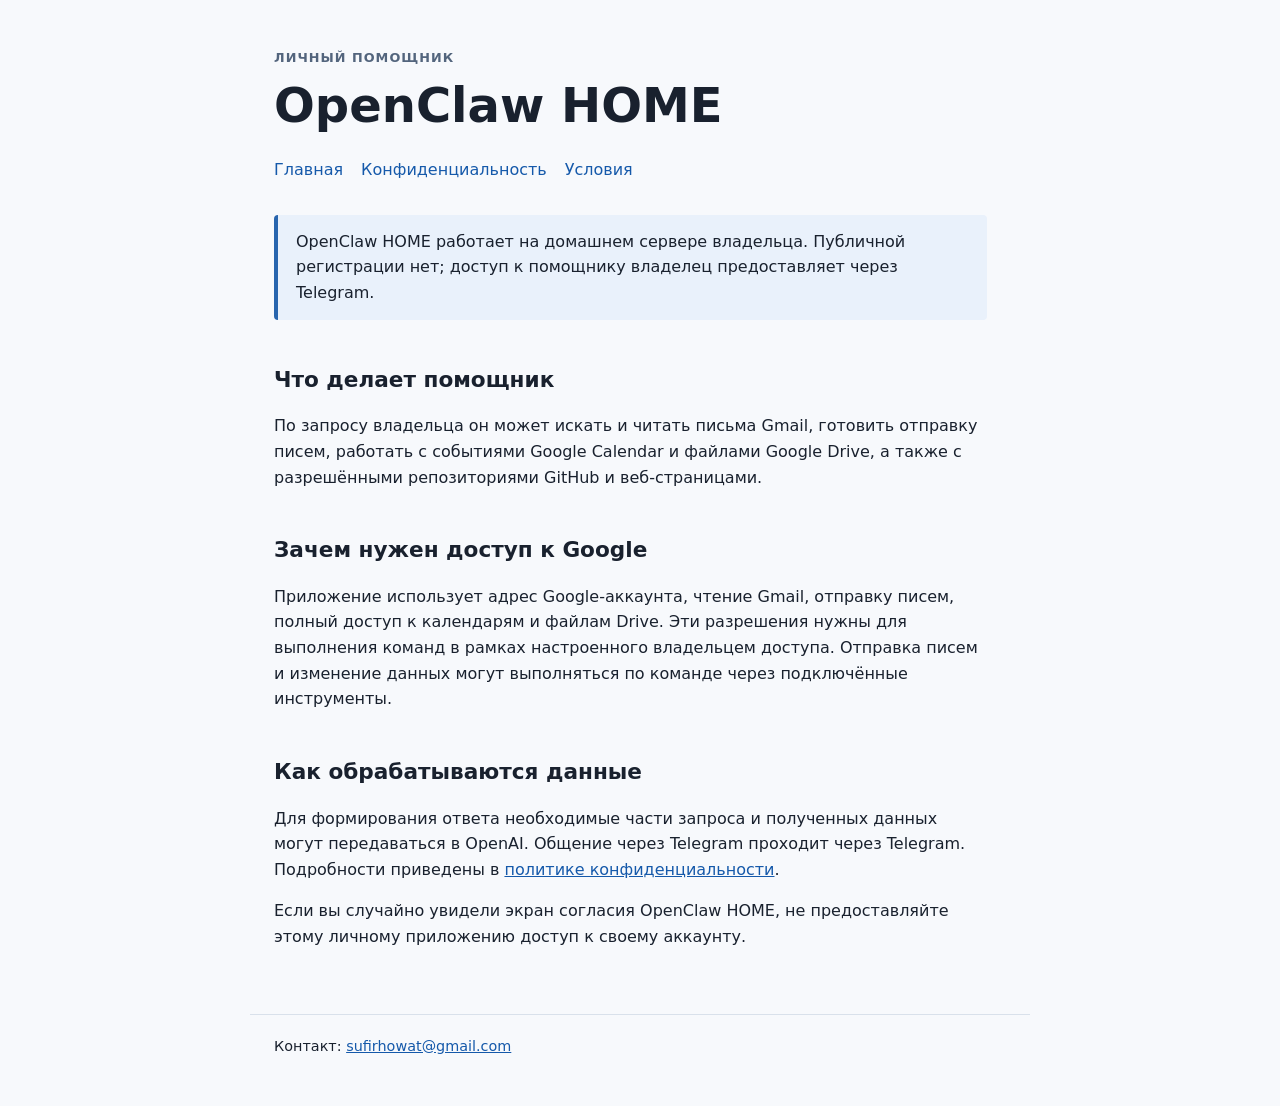
<file: index.html>
<!doctype html>
<html lang="ru"><head><meta charset="utf-8"><meta name="viewport" content="width=device-width,initial-scale=1"><title>OpenClaw HOME</title><link rel="stylesheet" href="style.css"></head>
<body><header><div class="eyebrow">Личный помощник</div><h1>OpenClaw HOME</h1><nav aria-label="Навигация"><a href="index.html" aria-current="page">Главная</a><a href="privacy.html">Конфиденциальность</a><a href="terms.html">Условия</a></nav></header>
<main>
<p class="callout">OpenClaw HOME работает на домашнем сервере владельца. Публичной регистрации нет; доступ к помощнику владелец предоставляет через Telegram.</p>
<h2>Что делает помощник</h2>
<p>По запросу владельца он может искать и читать письма Gmail, готовить отправку писем, работать с событиями Google Calendar и файлами Google Drive, а также с разрешёнными репозиториями GitHub и веб-страницами.</p>
<h2>Зачем нужен доступ к Google</h2>
<p>Приложение использует адрес Google-аккаунта, чтение Gmail, отправку писем, полный доступ к календарям и файлам Drive. Эти разрешения нужны для выполнения команд в рамках настроенного владельцем доступа. Отправка писем и изменение данных могут выполняться по команде через подключённые инструменты.</p>
<h2>Как обрабатываются данные</h2>
<p>Для формирования ответа необходимые части запроса и полученных данных могут передаваться в OpenAI. Общение через Telegram проходит через Telegram. Подробности приведены в <a href="privacy.html">политике конфиденциальности</a>.</p>
<p>Если вы случайно увидели экран согласия OpenClaw HOME, не предоставляйте этому личному приложению доступ к своему аккаунту.</p>
</main><footer>Контакт: <a href="mailto:sufirhowat@gmail.com">sufirhowat@gmail.com</a></footer></body></html>
</file>
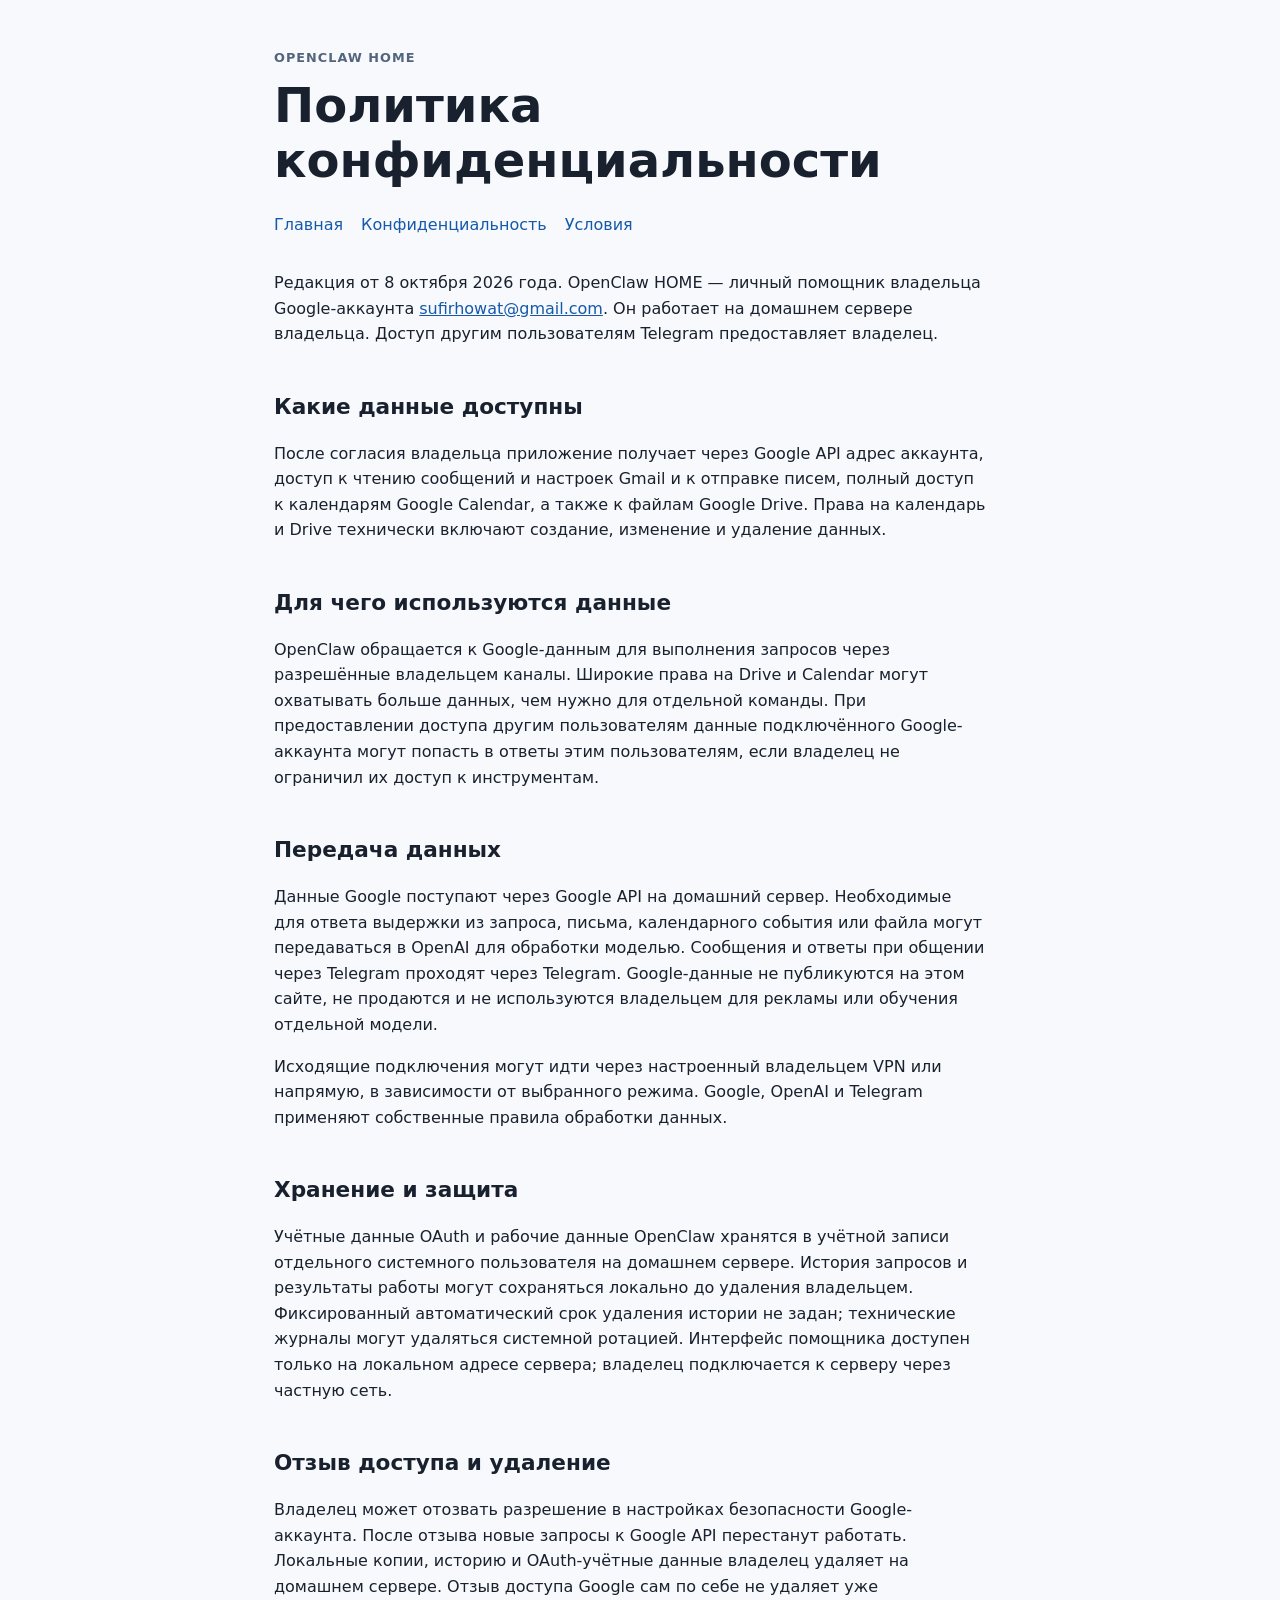
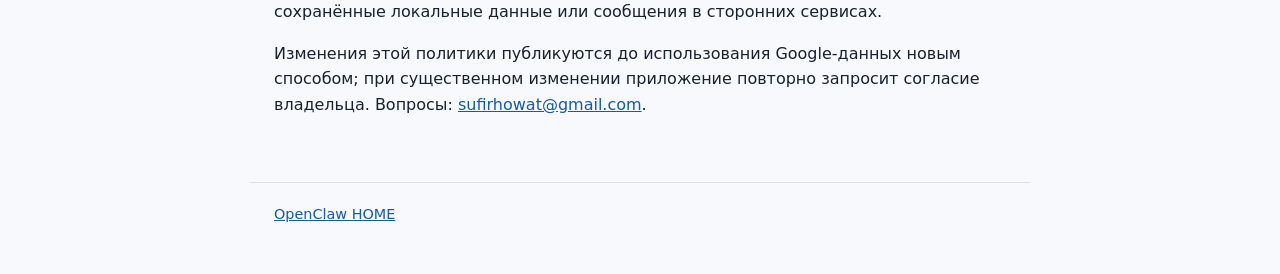
<file: privacy.html>
<!doctype html>
<html lang="ru"><head><meta charset="utf-8"><meta name="viewport" content="width=device-width,initial-scale=1"><title>Конфиденциальность — OpenClaw HOME</title><link rel="stylesheet" href="style.css"></head>
<body><header><div class="eyebrow">OpenClaw HOME</div><h1>Политика конфиденциальности</h1><nav aria-label="Навигация"><a href="index.html">Главная</a><a href="privacy.html" aria-current="page">Конфиденциальность</a><a href="terms.html">Условия</a></nav></header>
<main><p>Редакция от 8 октября 2026 года. OpenClaw HOME — личный помощник владельца Google-аккаунта <a href="mailto:sufirhowat@gmail.com">sufirhowat@gmail.com</a>. Он работает на домашнем сервере владельца. Доступ другим пользователям Telegram предоставляет владелец.</p>
<h2>Какие данные доступны</h2><p>После согласия владельца приложение получает через Google API адрес аккаунта, доступ к чтению сообщений и настроек Gmail и к отправке писем, полный доступ к календарям Google Calendar, а также к файлам Google Drive. Права на календарь и Drive технически включают создание, изменение и удаление данных.</p>
<h2>Для чего используются данные</h2><p>OpenClaw обращается к Google-данным для выполнения запросов через разрешённые владельцем каналы. Широкие права на Drive и Calendar могут охватывать больше данных, чем нужно для отдельной команды. При предоставлении доступа другим пользователям данные подключённого Google-аккаунта могут попасть в ответы этим пользователям, если владелец не ограничил их доступ к инструментам.</p>
<h2>Передача данных</h2><p>Данные Google поступают через Google API на домашний сервер. Необходимые для ответа выдержки из запроса, письма, календарного события или файла могут передаваться в OpenAI для обработки моделью. Сообщения и ответы при общении через Telegram проходят через Telegram. Google-данные не публикуются на этом сайте, не продаются и не используются владельцем для рекламы или обучения отдельной модели.</p>
<p>Исходящие подключения могут идти через настроенный владельцем VPN или напрямую, в зависимости от выбранного режима. Google, OpenAI и Telegram применяют собственные правила обработки данных.</p>
<h2>Хранение и защита</h2><p>Учётные данные OAuth и рабочие данные OpenClaw хранятся в учётной записи отдельного системного пользователя на домашнем сервере. История запросов и результаты работы могут сохраняться локально до удаления владельцем. Фиксированный автоматический срок удаления истории не задан; технические журналы могут удаляться системной ротацией. Интерфейс помощника доступен только на локальном адресе сервера; владелец подключается к серверу через частную сеть.</p>
<h2>Отзыв доступа и удаление</h2><p>Владелец может отозвать разрешение в настройках безопасности Google-аккаунта. После отзыва новые запросы к Google API перестанут работать. Локальные копии, историю и OAuth-учётные данные владелец удаляет на домашнем сервере. Отзыв доступа Google сам по себе не удаляет уже сохранённые локальные данные или сообщения в сторонних сервисах.</p>
<p>Изменения этой политики публикуются до использования Google-данных новым способом; при существенном изменении приложение повторно запросит согласие владельца. Вопросы: <a href="mailto:sufirhowat@gmail.com">sufirhowat@gmail.com</a>.</p>
</main><footer><a href="index.html">OpenClaw HOME</a></footer></body></html>
</file>
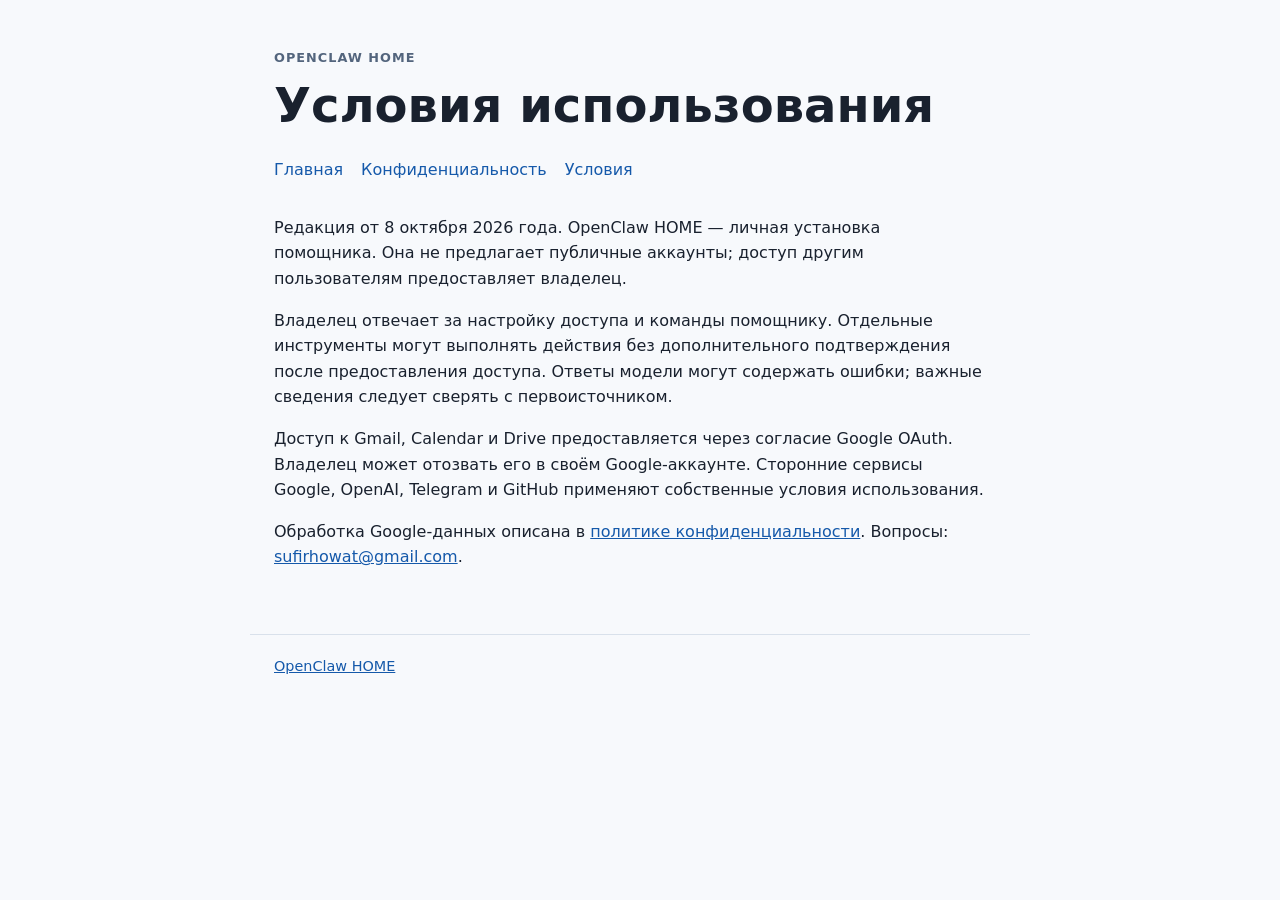
<file: terms.html>
<!doctype html>
<html lang="ru"><head><meta charset="utf-8"><meta name="viewport" content="width=device-width,initial-scale=1"><title>Условия — OpenClaw HOME</title><link rel="stylesheet" href="style.css"></head>
<body><header><div class="eyebrow">OpenClaw HOME</div><h1>Условия использования</h1><nav aria-label="Навигация"><a href="index.html">Главная</a><a href="privacy.html">Конфиденциальность</a><a href="terms.html" aria-current="page">Условия</a></nav></header>
<main><p>Редакция от 8 октября 2026 года. OpenClaw HOME — личная установка помощника. Она не предлагает публичные аккаунты; доступ другим пользователям предоставляет владелец.</p>
<p>Владелец отвечает за настройку доступа и команды помощнику. Отдельные инструменты могут выполнять действия без дополнительного подтверждения после предоставления доступа. Ответы модели могут содержать ошибки; важные сведения следует сверять с первоисточником.</p>
<p>Доступ к Gmail, Calendar и Drive предоставляется через согласие Google OAuth. Владелец может отозвать его в своём Google-аккаунте. Сторонние сервисы Google, OpenAI, Telegram и GitHub применяют собственные условия использования.</p>
<p>Обработка Google-данных описана в <a href="privacy.html">политике конфиденциальности</a>. Вопросы: <a href="mailto:sufirhowat@gmail.com">sufirhowat@gmail.com</a>.</p>
</main><footer><a href="index.html">OpenClaw HOME</a></footer></body></html>
</file>
<file: style.css>
:root{color-scheme:light dark;font-family:system-ui,-apple-system,BlinkMacSystemFont,"Segoe UI",sans-serif;line-height:1.6}
*{box-sizing:border-box}
body{margin:0;background:#f7f9fc;color:#19212e}
header,main,footer{max-width:780px;margin:auto;padding:0 24px}
header{padding-top:48px}
main{padding-top:16px;padding-bottom:48px}
footer{padding-top:20px;padding-bottom:48px;border-top:1px solid #d9e1eb;font-size:.9rem}
h1{font-size:clamp(2rem,5vw,3rem);line-height:1.15;margin:.2em 0 .5em}
h2{font-size:1.35rem;margin:2em 0 .4em}
p,li{max-width:70ch}
a{color:#1559aa}
nav{display:flex;gap:18px;flex-wrap:wrap}
nav a{text-decoration:none}
nav a:hover,nav a:focus{text-decoration:underline}
.eyebrow{text-transform:uppercase;letter-spacing:.08em;font-size:.8rem;font-weight:700;color:#53657d}
.callout{background:#e9f1fb;border-left:4px solid #2865ae;padding:14px 18px;border-radius:4px}
@media(prefers-color-scheme:dark){body{background:#111822;color:#eef3fa}footer{border-color:#344050}a{color:#8fbeff}.eyebrow{color:#afc3dd}.callout{background:#1b2e46;border-color:#8fbeff}}
</file>
